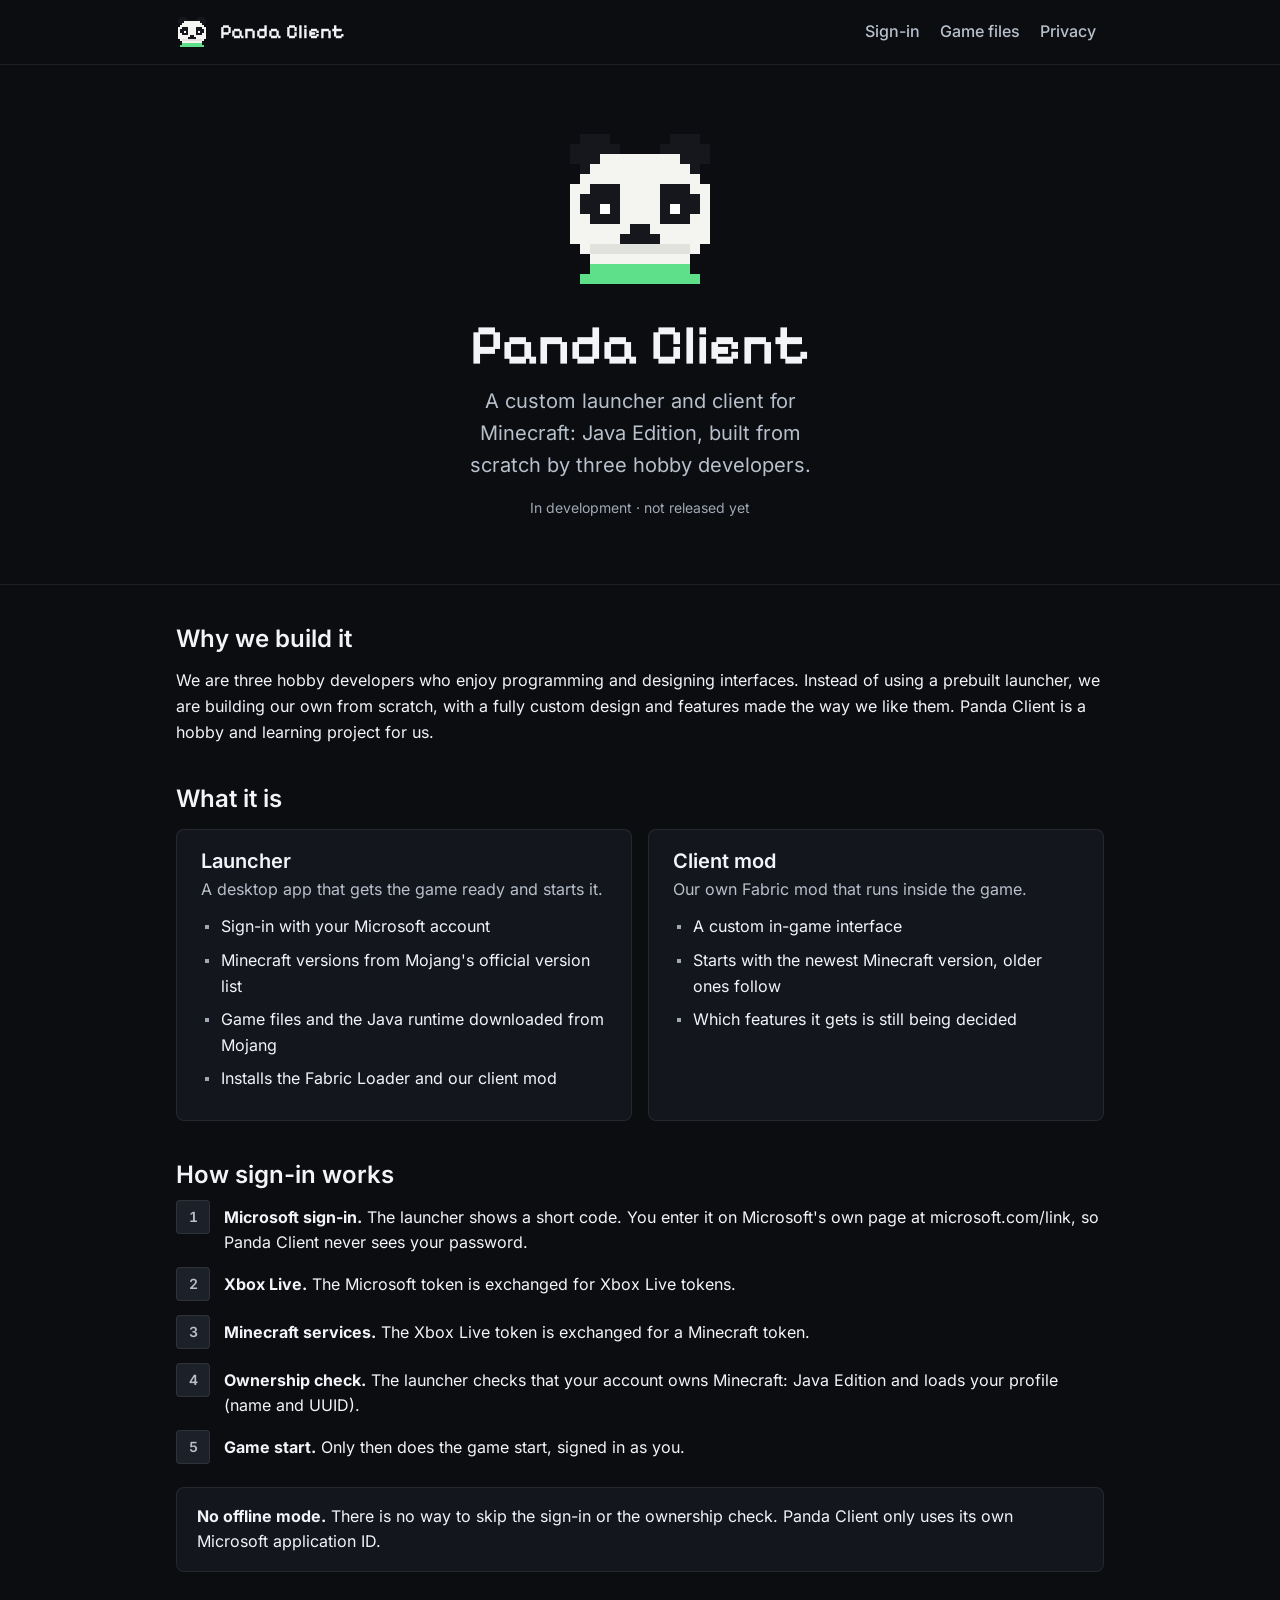
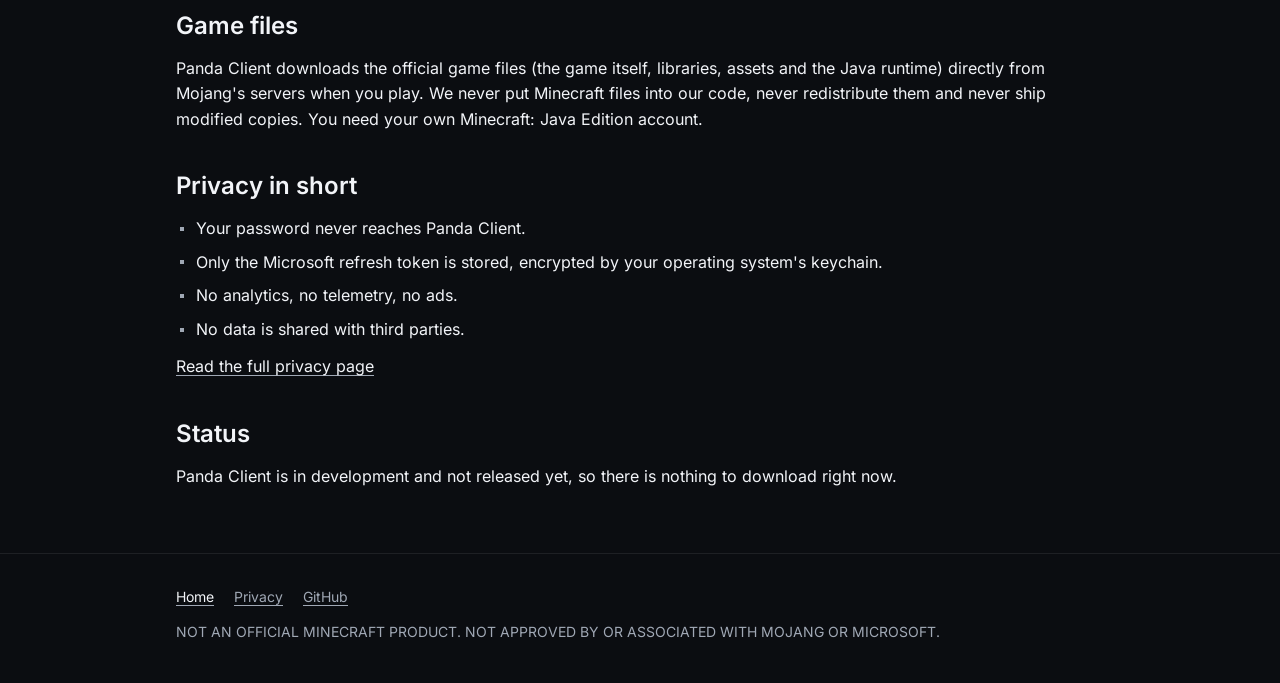
<file: index.html>
<!doctype html>
<html lang="en">
<head>
  <meta charset="utf-8">
  <meta name="viewport" content="width=device-width, initial-scale=1">
  <title>Panda Client</title>
  <meta name="description" content="Panda Client is a custom launcher and client for Minecraft: Java Edition, built from scratch by three hobby developers.">
  <meta name="theme-color" content="#0b0d11">
  <link rel="icon" type="image/png" sizes="32x32" href="assets/favicon-32.png">
  <link rel="apple-touch-icon" href="assets/icon-192.png">
  <link rel="preload" href="assets/fonts/inter.woff2" as="font" type="font/woff2" crossorigin>
  <link rel="stylesheet" href="style.css">
  <meta property="og:type" content="website">
  <meta property="og:title" content="Panda Client">
  <meta property="og:description" content="A custom launcher and client for Minecraft: Java Edition, built from scratch by three hobby developers.">
  <meta property="og:url" content="https://panda-client.github.io/">
  <meta property="og:image" content="https://panda-client.github.io/assets/banner.jpg">
  <meta property="og:image:alt" content="Pixel-art panda above the words Panda Client">
  <meta name="twitter:card" content="summary_large_image">
</head>
<body>
  <a class="skip" href="#main">Skip to content</a>

  <header class="site-header">
    <div class="wrap bar">
      <a class="brand" href="./"><img src="assets/logo.png" width="32" height="32" alt=""><span>Panda Client</span></a>
      <nav aria-label="Main">
        <a href="#sign-in">Sign-in</a>
        <a href="#game-files">Game files</a>
        <a href="privacy.html">Privacy</a>
      </nav>
    </div>
  </header>

  <main id="main">
    <section class="hero">
      <img class="logo" src="assets/logo.png" width="160" height="160" alt="Panda Client logo, a pixel-art panda">
      <h1 class="wordmark">Panda Client</h1>
      <p class="lead">A custom launcher and client for Minecraft: Java Edition, built from scratch by three hobby developers.</p>
      <p class="status">In development &middot; not released yet</p>
    </section>

    <div class="wrap">
      <section id="why">
        <h2>Why we build it</h2>
        <p>We are three hobby developers who enjoy programming and designing interfaces. Instead of using a prebuilt
          launcher, we are building our own from scratch, with a fully custom design and features made the way we like
          them. Panda Client is a hobby and learning project for us.</p>
      </section>

      <section id="parts">
        <h2>What it is</h2>
        <div class="cards">
          <article class="card">
            <h3>Launcher</h3>
            <p>A desktop app that gets the game ready and starts it.</p>
            <ul class="squares">
              <li>Sign-in with your Microsoft account</li>
              <li>Minecraft versions from Mojang's official version list</li>
              <li>Game files and the Java runtime downloaded from Mojang</li>
              <li>Installs the Fabric Loader and our client mod</li>
            </ul>
          </article>
          <article class="card">
            <h3>Client mod</h3>
            <p>Our own Fabric mod that runs inside the game.</p>
            <ul class="squares">
              <li>A custom in-game interface</li>
              <li>Starts with the newest Minecraft version, older ones follow</li>
              <li>Which features it gets is still being decided</li>
            </ul>
          </article>
        </div>
      </section>

      <section id="sign-in">
        <h2>How sign-in works</h2>
        <ol class="steps">
          <li><strong>Microsoft sign-in.</strong> The launcher shows a short code. You enter it on Microsoft's own page at
            microsoft.com/link, so Panda Client never sees your password.</li>
          <li><strong>Xbox Live.</strong> The Microsoft token is exchanged for Xbox Live tokens.</li>
          <li><strong>Minecraft services.</strong> The Xbox Live token is exchanged for a Minecraft token.</li>
          <li><strong>Ownership check.</strong> The launcher checks that your account owns Minecraft: Java Edition and
            loads your profile (name and UUID).</li>
          <li><strong>Game start.</strong> Only then does the game start, signed in as you.</li>
        </ol>
        <p class="callout"><strong>No offline mode.</strong> There is no way to skip the sign-in or the ownership check.
          Panda Client only uses its own Microsoft application ID.</p>
      </section>

      <section id="game-files">
        <h2>Game files</h2>
        <p>Panda Client downloads the official game files (the game itself, libraries, assets and the Java runtime)
          directly from Mojang's servers when you play. We never put Minecraft files into our code, never redistribute
          them and never ship modified copies. You need your own Minecraft: Java Edition account.</p>
      </section>

      <section id="privacy">
        <h2>Privacy in short</h2>
        <ul class="squares">
          <li>Your password never reaches Panda Client.</li>
          <li>Only the Microsoft refresh token is stored, encrypted by your operating system's keychain.</li>
          <li>No analytics, no telemetry, no ads.</li>
          <li>No data is shared with third parties.</li>
        </ul>
        <p><a href="privacy.html">Read the full privacy page</a></p>
      </section>

      <section id="status">
        <h2>Status</h2>
        <p>Panda Client is in development and not released yet, so there is nothing to download right now.</p>
      </section>
    </div>
  </main>

  <footer class="site-footer">
    <div class="wrap">
      <nav aria-label="Footer">
        <a href="./" aria-current="page">Home</a>
        <a href="privacy.html">Privacy</a>
        <a href="https://github.com/Panda-Client">GitHub</a>
      </nav>
      <p class="disclaimer">NOT AN OFFICIAL MINECRAFT PRODUCT. NOT APPROVED BY OR ASSOCIATED WITH MOJANG OR MICROSOFT.</p>
    </div>
  </footer>
</body>
</html>
</file>
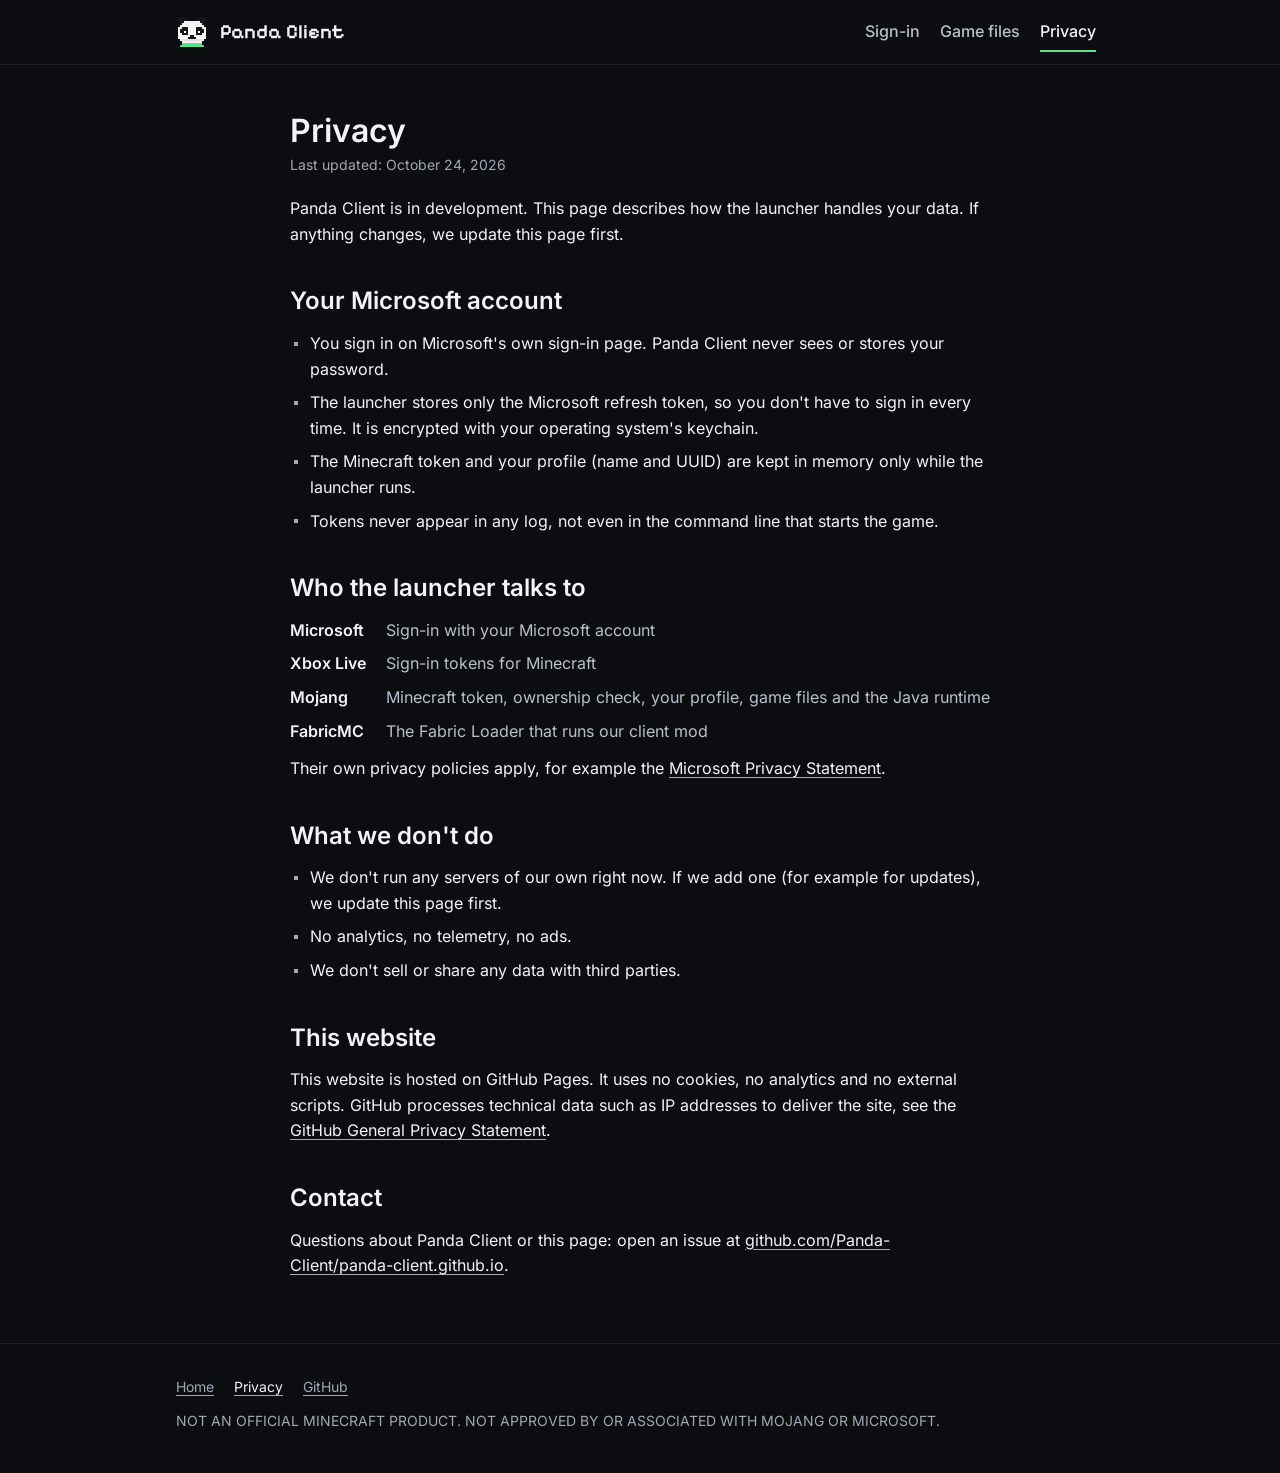
<file: privacy.html>
<!doctype html>
<html lang="en">
<head>
  <meta charset="utf-8">
  <meta name="viewport" content="width=device-width, initial-scale=1">
  <title>Privacy · Panda Client</title>
  <meta name="description" content="How the Panda Client launcher handles your Microsoft account, tokens and data.">
  <meta name="theme-color" content="#0b0d11">
  <link rel="icon" type="image/png" sizes="32x32" href="assets/favicon-32.png">
  <link rel="apple-touch-icon" href="assets/icon-192.png">
  <link rel="preload" href="assets/fonts/inter.woff2" as="font" type="font/woff2" crossorigin>
  <link rel="stylesheet" href="style.css">
</head>
<body>
  <a class="skip" href="#main">Skip to content</a>

  <header class="site-header">
    <div class="wrap bar">
      <a class="brand" href="./"><img src="assets/logo.png" width="32" height="32" alt=""><span>Panda Client</span></a>
      <nav aria-label="Main">
        <a href="./#sign-in">Sign-in</a>
        <a href="./#game-files">Game files</a>
        <a href="privacy.html" aria-current="page">Privacy</a>
      </nav>
    </div>
  </header>

  <main id="main" class="wrap prose">
    <h1>Privacy</h1>
    <p class="meta">Last updated: October 24, 2026</p>
    <p>Panda Client is in development. This page describes how the launcher handles your data. If anything changes,
      we update this page first.</p>

    <h2>Your Microsoft account</h2>
    <ul class="squares">
      <li>You sign in on Microsoft's own sign-in page. Panda Client never sees or stores your password.</li>
      <li>The launcher stores only the Microsoft refresh token, so you don't have to sign in every time. It is
        encrypted with your operating system's keychain.</li>
      <li>The Minecraft token and your profile (name and UUID) are kept in memory only while the launcher runs.</li>
      <li>Tokens never appear in any log, not even in the command line that starts the game.</li>
    </ul>

    <h2>Who the launcher talks to</h2>
    <dl class="services">
      <dt>Microsoft</dt>
      <dd>Sign-in with your Microsoft account</dd>
      <dt>Xbox Live</dt>
      <dd>Sign-in tokens for Minecraft</dd>
      <dt>Mojang</dt>
      <dd>Minecraft token, ownership check, your profile, game files and the Java runtime</dd>
      <dt>FabricMC</dt>
      <dd>The Fabric Loader that runs our client mod</dd>
    </dl>
    <p>Their own privacy policies apply, for example the
      <a href="https://privacy.microsoft.com/privacystatement">Microsoft Privacy Statement</a>.</p>

    <h2>What we don't do</h2>
    <ul class="squares">
      <li>We don't run any servers of our own right now. If we add one (for example for updates), we update this page
        first.</li>
      <li>No analytics, no telemetry, no ads.</li>
      <li>We don't sell or share any data with third parties.</li>
    </ul>

    <h2>This website</h2>
    <p>This website is hosted on GitHub Pages. It uses no cookies, no analytics and no external scripts. GitHub
      processes technical data such as IP addresses to deliver the site, see the
      <a href="https://docs.github.com/en/site-policy/privacy-policies/github-general-privacy-statement">GitHub General
      Privacy Statement</a>.</p>

    <h2>Contact</h2>
    <p>Questions about Panda Client or this page: open an issue at
      <a href="https://github.com/Panda-Client/panda-client.github.io/issues">github.com/Panda-Client/panda-client.github.io</a>.</p>
  </main>

  <footer class="site-footer">
    <div class="wrap">
      <nav aria-label="Footer">
        <a href="./">Home</a>
        <a href="privacy.html" aria-current="page">Privacy</a>
        <a href="https://github.com/Panda-Client">GitHub</a>
      </nav>
      <p class="disclaimer">NOT AN OFFICIAL MINECRAFT PRODUCT. NOT APPROVED BY OR ASSOCIATED WITH MOJANG OR MICROSOFT.</p>
    </div>
  </footer>
</body>
</html>
</file>
<file: style.css>
/* Panda tokens v1 — shared by pandalauncher.com, dashboard.pandalauncher.com and panda-client.github.io.
   Source: PANDA/_redesign/tokens.css, derived from panda-client/docs/design-system.md (Draw/Ui/Motion)
   and panda-client/renderer/style.css (easing, durations). Copy this block verbatim into each site and
   keep all three in sync. Colours, sizes, radii and durations come only from these tokens.
   Wordmark: "Panda" in --font-brand (Pixelify 600), text colour, never accent, never uppercase. */
:root {
  color-scheme: dark;

  /* primitives: one neutral ramp + the panda green */
  --gray-950: #0b0d11;
  --gray-900: #14161d;
  --gray-850: #1c2028;
  --gray-800: #262b35;
  --gray-750: #2a2f3a;
  --gray-400: #8a93a2;
  --gray-300: #a0a8b5;
  --gray-200: #b8c0cc;
  --gray-50:  #f2f4f8;
  --green-400: #5ee08a;
  --green-300: #7fe8a3;
  --ink: #0c0e12;
  --red-400: #ff6b6b;
  --red-600: #c8363b;
  --yellow-300: #ffd166;
  --gold-400: #e8b84a;
  --white: #ffffff;

  /* semantic: surfaces */
  --bg: var(--gray-950);            /* behind everything */
  --surface: var(--gray-900);       /* cards, groups, fields */
  --surface-2: var(--gray-850);     /* raised controls, secondary buttons */
  --surface-hover: var(--gray-800); /* a surface under the pointer */
  --track: var(--gray-750);         /* switch/slider/meter tracks */
  --line: rgba(255, 255, 255, .08); /* hairlines */
  --line-2: rgba(255, 255, 255, .15); /* stronger hairline, hover wash */
  --scrim: rgba(11, 13, 17, .8);    /* behind dialogs */

  /* semantic: text (all >= 4.5:1 on --bg, --surface and --surface-2) */
  --text: var(--gray-50);
  --text-2: var(--gray-200);
  --muted: var(--gray-300);
  --disabled: var(--gray-400);

  /* semantic: accent = primary action, the chosen thing, focus, progress. Nothing else. */
  --accent: var(--green-400);
  --accent-hover: var(--green-300);
  --accent-ink: var(--ink);         /* text on accent, 11.5:1 */

  /* semantic: meaning only */
  --danger: var(--red-400);         /* red text and icons */
  --danger-fill: var(--red-600);    /* red buttons, white text 5.2:1 */
  --warn: var(--yellow-300);
  --gold: var(--gold-400);          /* Premium only */
  --on-fill: var(--white);

  /* spacing: 4px grid */
  --s-1: 4px;  --s-2: 8px;  --s-3: 12px; --s-4: 16px; --s-5: 20px; --s-6: 24px;
  --s-8: 32px; --s-10: 40px; --s-12: 48px; --s-16: 64px; --s-20: 80px; --s-24: 96px;

  /* radii: control / card / panel; pill only for dots, switches and avatars */
  --r-control: 4px;
  --r-card: 8px;
  --r-panel: 12px;
  --r-pill: 999px;

  /* type */
  --font-text: "Inter", system-ui, -apple-system, "Segoe UI", sans-serif;
  --font-brand: "Pixelify", "Inter", system-ui, sans-serif; /* wordmark only */
  --font-mono: ui-monospace, "Cascadia Mono", Consolas, monospace;
  --fs-xs: 12px; --fs-sm: 14px; --fs-body: 16px; --fs-lg: 20px; --fs-xl: 24px; --fs-2xl: 32px;
  --fs-hero: clamp(36px, 6vw, 56px);
  --lh-tight: 1.15; --lh-body: 1.6;
  --fw-regular: 400; --fw-medium: 500; --fw-strong: 600;
  --measure: 70ch;

  /* motion: same as ui/Motion.java and the launcher */
  --ease: cubic-bezier(.2, .8, .2, 1);
  --dur-fast: .14s;  /* hover, press, small fades */
  --dur-base: .26s;  /* panels, menus, toasts */
  --dur-slow: .35s;  /* entrances */
  --press: .97;      /* scale on press */

  /* focus and elevation */
  --focus-ring: 0 0 0 2px var(--bg), 0 0 0 4px var(--accent);
  --elev-pop: 0 12px 32px rgba(0, 0, 0, .45); /* menus, dialogs, toasts only */

  /* components */
  --scarf: 2px;            /* the panda scarf: accent bar under/beside the chosen thing */
  --control-h: 40px;
  --control-h-sm: 32px;
  --nav-row-h: 36px;
  --content-max: 1200px;
}

@media (prefers-reduced-motion: reduce) {
  :root { --dur-fast: 0s; --dur-base: 0s; --dur-slow: 0s; --press: 1; }
}

/* fonts: self-hosted copies of panda-client/renderer/fonts, no external requests */
@font-face { font-family: "Inter"; src: url(assets/fonts/inter.woff2) format("woff2"); font-weight: 100 900; font-display: swap; }
@font-face { font-family: "Pixelify"; src: url(assets/fonts/pixelify-600.woff2) format("woff2"); font-weight: 600; font-display: swap; }

/* site tokens: layout sizes specific to this site, not part of the shared block */
:root {
  --site-max: 960px;   /* header, hero and section width */
  --card-min: 260px;   /* card column minimum before the grid stacks */
  --logo-sm: 128px;    /* hero logo below 560px */
}

* { box-sizing: border-box; }

html { scroll-behavior: smooth; -webkit-text-size-adjust: 100%; }
@media (prefers-reduced-motion: reduce) { html { scroll-behavior: auto; } }

body {
  margin: 0;
  background: var(--bg);
  color: var(--text);
  font: var(--fs-body)/var(--lh-body) var(--font-text);
}

::selection { background: var(--surface-hover); color: var(--text); }

a {
  color: var(--text);
  text-decoration-color: var(--muted);
  text-underline-offset: 3px;
  overflow-wrap: anywhere; /* long URLs must not widen the page */
  transition: color var(--dur-fast) var(--ease), text-decoration-color var(--dur-fast) var(--ease);
}
a:hover { text-decoration-color: var(--text); }


/* transparent outline keeps a visible ring in forced-colors mode */
:focus-visible { outline: 2px solid transparent; box-shadow: var(--focus-ring); border-radius: var(--r-control); }

img.pixel, .logo, .brand img { image-rendering: pixelated; }

.wrap { max-width: var(--site-max); margin: 0 auto; padding: 0 var(--s-4); }

.skip {
  position: absolute; left: var(--s-4); top: calc(-1 * var(--s-12)); z-index: 10;
  padding: var(--s-2) var(--s-3); border-radius: var(--r-control);
  background: var(--accent); color: var(--accent-ink); font-weight: var(--fw-strong); text-decoration: none;
}
.skip:focus { top: var(--s-2); }

/* header */
.site-header { border-bottom: 1px solid var(--line); }
.bar { display: flex; align-items: center; justify-content: space-between; gap: var(--s-4); min-height: var(--s-16); }
.brand {
  display: inline-flex; align-items: center; gap: var(--s-3);
  color: var(--text); text-decoration: none;
  font-family: var(--font-brand); font-weight: var(--fw-strong); font-size: var(--fs-lg);
}
.site-header nav { display: flex; gap: var(--s-1); }
.site-header nav a {
  position: relative; display: inline-flex; align-items: center;
  min-height: var(--control-h); padding: 0 var(--s-2);
  color: var(--text-2); text-decoration: none; font-weight: var(--fw-medium);
}
.site-header nav a:hover { color: var(--text); }
/* current page: text colour plus the panda scarf, a short accent bar */
.site-header nav a[aria-current="page"] { color: var(--text); }
.site-header nav a[aria-current="page"]::after {
  content: ""; position: absolute; left: var(--s-2); right: var(--s-2); bottom: 0;
  height: var(--scarf); background: var(--accent);
}

/* hero */
.hero {
  padding: var(--s-16) var(--s-4);
  text-align: center;
  border-bottom: 1px solid var(--line);
}
.logo { display: block; margin: 0 auto; }
.wordmark {
  margin: var(--s-6) 0 var(--s-2);
  font-family: var(--font-brand); font-size: var(--fs-hero); font-weight: var(--fw-strong);
  line-height: var(--lh-tight);
}
.lead { max-width: 36ch; margin: 0 auto; color: var(--text-2); font-size: var(--fs-lg); text-wrap: balance; }
.status { margin: var(--s-4) 0 0; color: var(--muted); font-size: var(--fs-sm); }

/* 404: the hero layout with a plain heading and one primary action */
.not-found h1 { margin: var(--s-6) 0 var(--s-2); font-size: var(--fs-2xl); font-weight: var(--fw-strong); line-height: var(--lh-tight); }
.actions { margin: var(--s-6) 0 0; }

/* primary action: the only filled accent control on a page */
.button {
  display: inline-flex; align-items: center; justify-content: center;
  min-height: var(--control-h); padding: 0 var(--s-4); border-radius: var(--r-control);
  background: var(--accent); color: var(--accent-ink);
  font-weight: var(--fw-medium); text-decoration: none;
  transition: background-color var(--dur-fast) var(--ease), transform var(--dur-fast) var(--ease);
}
.button:hover { background: var(--accent-hover); }
.button:active { transform: scale(var(--press)); }

/* sections */
main section { padding: var(--s-10) 0 0; }
main .wrap > section:last-child { padding-bottom: var(--s-16); }
h2 {
  margin: 0 0 var(--s-4);
  font-size: var(--fs-xl); font-weight: var(--fw-strong); line-height: var(--lh-tight);
  text-wrap: balance;
}
h3 { margin: 0 0 var(--s-1); font-size: var(--fs-lg); font-weight: var(--fw-strong); line-height: var(--lh-tight); }
p { margin: 0 0 var(--s-3); }
p:last-child { margin-bottom: 0; }

.cards { display: grid; grid-template-columns: repeat(auto-fit, minmax(min(var(--card-min), 100%), 1fr)); gap: var(--s-4); }
.card {
  padding: var(--s-5) var(--s-6);
  background: var(--surface); border: 1px solid var(--line); border-radius: var(--r-card);
}
.card > p { color: var(--text-2); }

ul.squares { margin: 0 0 var(--s-3); padding: 0; list-style: none; }
ul.squares:last-child { margin-bottom: 0; }
ul.squares li { position: relative; margin: var(--s-2) 0; padding-left: var(--s-5); }
/* small neutral pixel, centred on the first line */
ul.squares li::before {
  content: ""; position: absolute; left: var(--s-1);
  top: calc(var(--lh-body) * .5em - var(--s-1) / 2);
  width: var(--s-1); height: var(--s-1); background: var(--muted);
}

ol.steps { margin: 0; padding: 0; list-style: none; counter-reset: step; }
ol.steps li {
  counter-increment: step; position: relative;
  margin: 0 0 var(--s-4); padding-left: var(--s-12); min-height: var(--s-8);
}
/* neutral number tile, centred on the first line */
ol.steps li::before {
  content: counter(step);
  position: absolute; left: 0; top: calc((var(--lh-body) * 1em - var(--s-8)) / 2);
  display: grid; place-items: center; width: var(--s-8); height: var(--s-8);
  background: var(--surface-2); border: 1px solid var(--line); border-radius: var(--r-control);
  color: var(--text-2); font-size: var(--fs-sm); font-weight: var(--fw-strong); font-variant-numeric: tabular-nums;
}

.callout {
  margin-top: var(--s-5); padding: var(--s-4) var(--s-5);
  background: var(--surface); border: 1px solid var(--line); border-radius: var(--r-card);
}

/* text pages */
.prose { max-width: calc(var(--measure) + 2 * var(--s-4)); padding-top: var(--s-12); padding-bottom: var(--s-16); }
.prose h1 { margin: 0 0 var(--s-1); font-size: var(--fs-2xl); font-weight: var(--fw-strong); line-height: var(--lh-tight); }
.prose .meta { color: var(--muted); font-size: var(--fs-sm); }
.prose h2 { margin-top: var(--s-10); }
.prose > p:first-of-type + p { margin-top: var(--s-5); }

dl.services { margin: 0 0 var(--s-3); display: grid; grid-template-columns: max-content 1fr; gap: var(--s-2) var(--s-5); }
dl.services dt { font-weight: var(--fw-strong); }
dl.services dd { margin: 0; color: var(--text-2); }

/* footer */
.site-footer { border-top: 1px solid var(--line); padding: var(--s-8) 0 var(--s-10); color: var(--muted); font-size: var(--fs-sm); }
.site-footer nav { display: flex; flex-wrap: wrap; gap: var(--s-5); margin-bottom: var(--s-3); }
.site-footer nav a { color: var(--muted); }
.site-footer nav a:hover,
.site-footer nav a[aria-current="page"] { color: var(--text); }

@media (max-width: 560px) {
  .hero { padding: var(--s-12) var(--s-4); }
  .logo { width: var(--logo-sm); height: var(--logo-sm); }
  /* the wordmark text stays in the accessibility tree as the link's name */
  .brand span {
    position: absolute; width: 1px; height: 1px; overflow: hidden;
    clip-path: inset(50%); white-space: nowrap;
  }
  dl.services { grid-template-columns: 1fr; gap: 0; }
  dl.services dd { margin-bottom: var(--s-3); }
}
</file>
